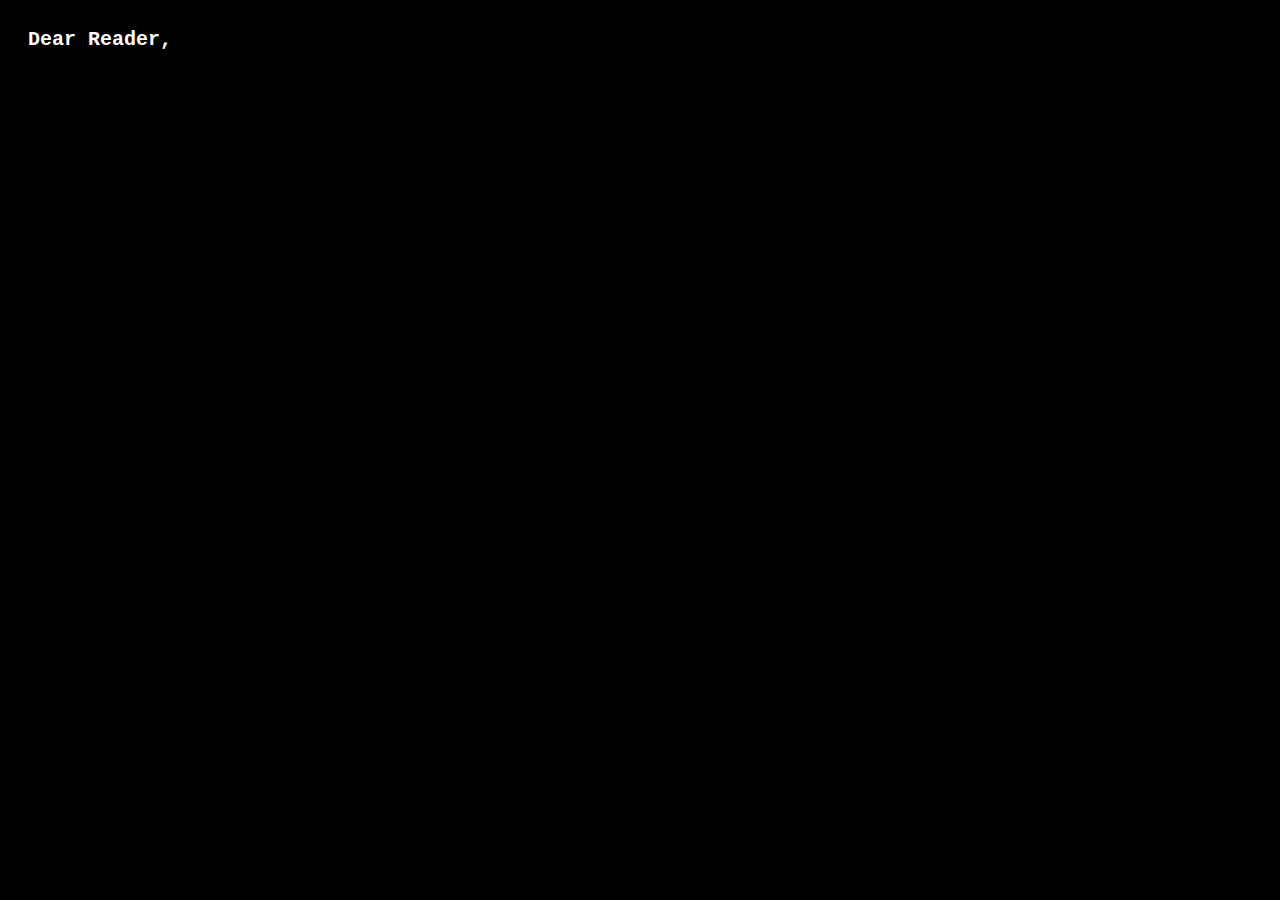
<file: index.html>
<!DOCTYPE html>
<html lang="en">
<head>
    <meta charset="UTF-8">
    <meta name="viewport" content="width=device-width, initial-scale=1.0">
    <title>Bridge2</title>
    <style>
        body, html{
            background-color: black;
            color: #f0f0f0;
            text-align: center;
            align-items: center;
            justify-content: center;
            font-family: 'Courier New', Courier, monospace;
        }

        .centered-div {
            text-align: center;
            width: 50%;
            max-width: 600px;
            align-items: center;
            justify-content: center;
        }

        .typewriter p {
            margin: 0;
            white-space: normal;
            overflow: hidden;
            display: block;
            opacity: 0;
            width: 100%;
            color: white;
            font-weight: bold;
            padding: 20px;
            text-align: justify;
            font-size: 20px;
        }

        
        #play-button {
            display: none;
            margin: 20px auto 0 auto; /* Center the button horizontally */
            padding: 10px 20px;
            background-color: black;
            opacity: 75%;
            color: #fff;
            border: 2px solid white;
            border-radius: 5px;
            cursor: pointer;
            font-size: 16px;
            transition: 0.3s ease;
            font-family: 'Courier New', Courier, monospace;
        }

        #play-button:hover{
            background-color: maroon;
            color: white;
        }

    </style>
</head>
<body>

    <div class="centered-div">
        <div class="typewriter">
            <p>Dear Reader,</p>
            <p>Are you ready to make a decision?</p>
        </div>
        <button id="play-button" onclick="window.location.href='conclusion/finalchoice.html'">Next</button>
    </div>
<script>
    const playButton = document.getElementById('play-button');
        const paragraphs = document.querySelectorAll('.centered-div .typewriter p');
        let currentParagraph = 0;

        function typeWriter(element, speed = 50) {
            let text = element.textContent;
            element.textContent = '';
            element.style.opacity = '1';

            let i = 0;
            let interval = setInterval(() => {
                if (i < text.length) {
                    element.textContent += text.charAt(i);
                    i++;
                } else {
                    clearInterval(interval);
                    element.classList.add('done');
                    currentParagraph++;
                    if (currentParagraph < paragraphs.length) {
                        setTimeout(() => typeWriter(paragraphs[currentParagraph]), 500);
                    } else {
                        displayButton();
                    }
                }
            }, speed);
        }

        function displayButton() {
            playButton.style.display = 'block';
        }
        typeWriter(paragraphs[currentParagraph]);
</script>
</body>
</html>
</file>
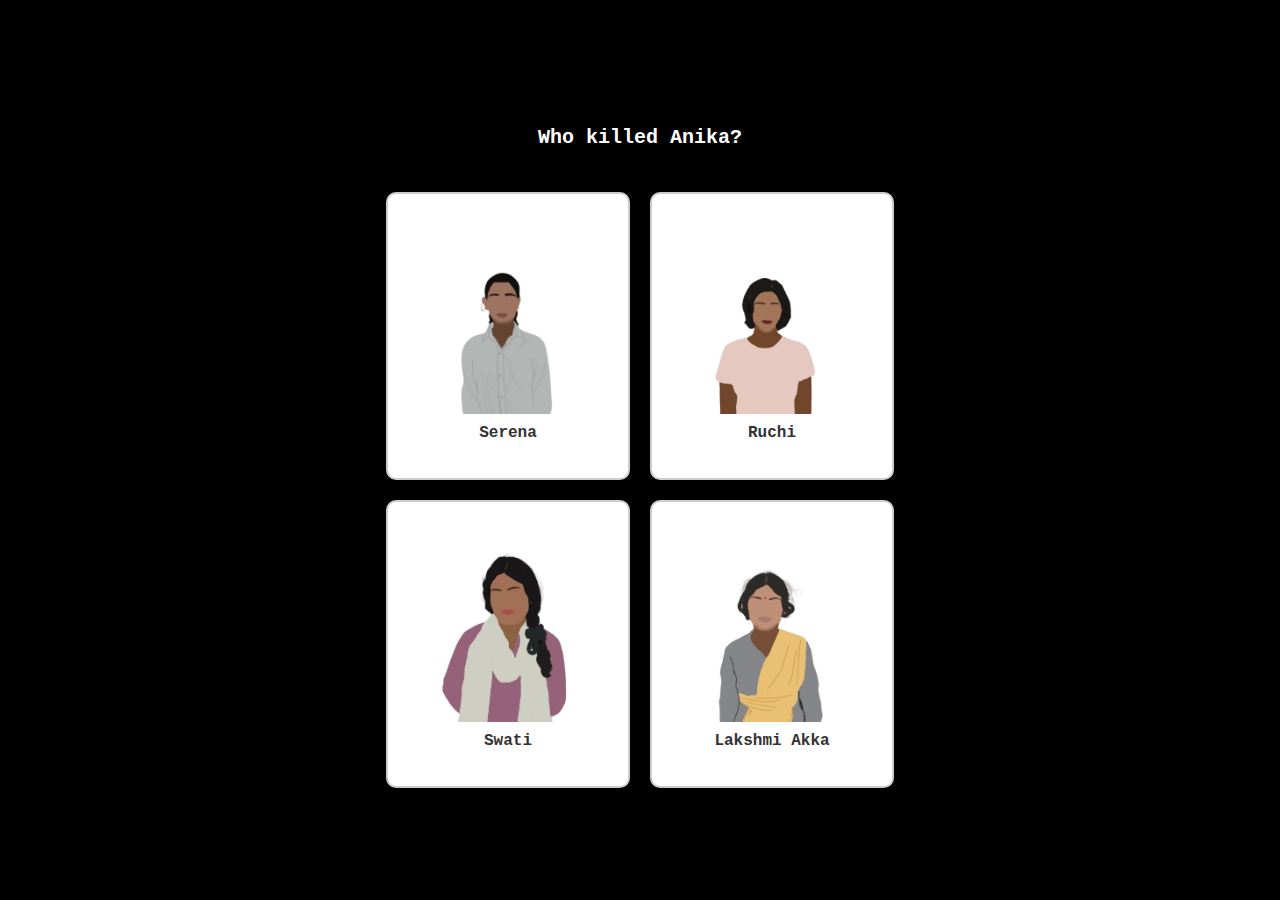
<file: conclusion/finalchoice.html>
<!DOCTYPE html>
<html lang="en">
<head>
    <meta charset="UTF-8">
    <meta name="viewport" content="width=device-width, initial-scale=1.0">
    <title>Choice Page</title>
    <link rel="stylesheet" href="../styles/styles-finalchoice.css">
</head>
<body>
    <div class="header">
        <h1 style = "font-size: 20px; color: white;">Who killed Anika?</h1>
    </div>
    <div class="grid-container">
        <button class="grid-item" onclick="window.location.href='result1.html'">
            <img src="../images/serenasus.jpg" alt="Serena">
            <p>Serena</p>
        </button>
        <button class="grid-item" onclick="window.location.href='result2.html'">
            <img src="../images/ruchisus.jpg" alt="Ruchi">
            <p>Ruchi</p>
        </button>
        <button class="grid-item" onclick="window.location.href='result3.html'">
            <img src="../images/swatisus.jpg" alt="Swati">
            <p>Swati</p>
        </button>
        <button class="grid-item" onclick="window.location.href='result4.html'">
            <img src="../images/lakshmisus.jpg" alt="Lakshmi Akka">
            <p>Lakshmi Akka</p>
        </button>
    </div>
</body>
</html>
</file>
<file: styles/styles-finalchoice.css>
body, html {
    margin: 0;
    padding: 0;
    width: 100%;
    height: 100%;
    display: flex;
    flex-direction: column;
    justify-content: center;
    align-items: center;
    font-family: 'Courier New', Courier, monospace;
    background-color: black;
}

.header {
    text-align: center;
    margin-bottom: 30px;
    font-weight: bold;
    font-size: 20px;
}

.grid-container {
    display: grid;
    grid-template-columns: repeat(2, 1fr);
    grid-gap: 20px;
}

.grid-item {
    display: flex;
    flex-direction: column;
    align-items: center;
    justify-content: center;
    background-color: white;
    border: 2px solid #ccc;
    border-radius: 10px;
    padding: 20px;
    transition: transform 0.3s ease, box-shadow 0.3s ease;
    cursor: pointer;
}

.grid-item img {
    width: 100%;
    height: auto;
    max-width: 200px; /* Adjust based on desired size */
    border-radius: 10px;
    object-fit: cover;
}

.grid-item p {
    margin-top: 10px;
    font-size: 1.2em;
    font-weight: bold;
    color: #333;
    font-family: 'Courier New', Courier, monospace;
}

.grid-item:hover {
    transform: scale(1.05);
    box-shadow: 0px 4px 10px rgba(0, 0, 0, 0.2);
}
</file>
